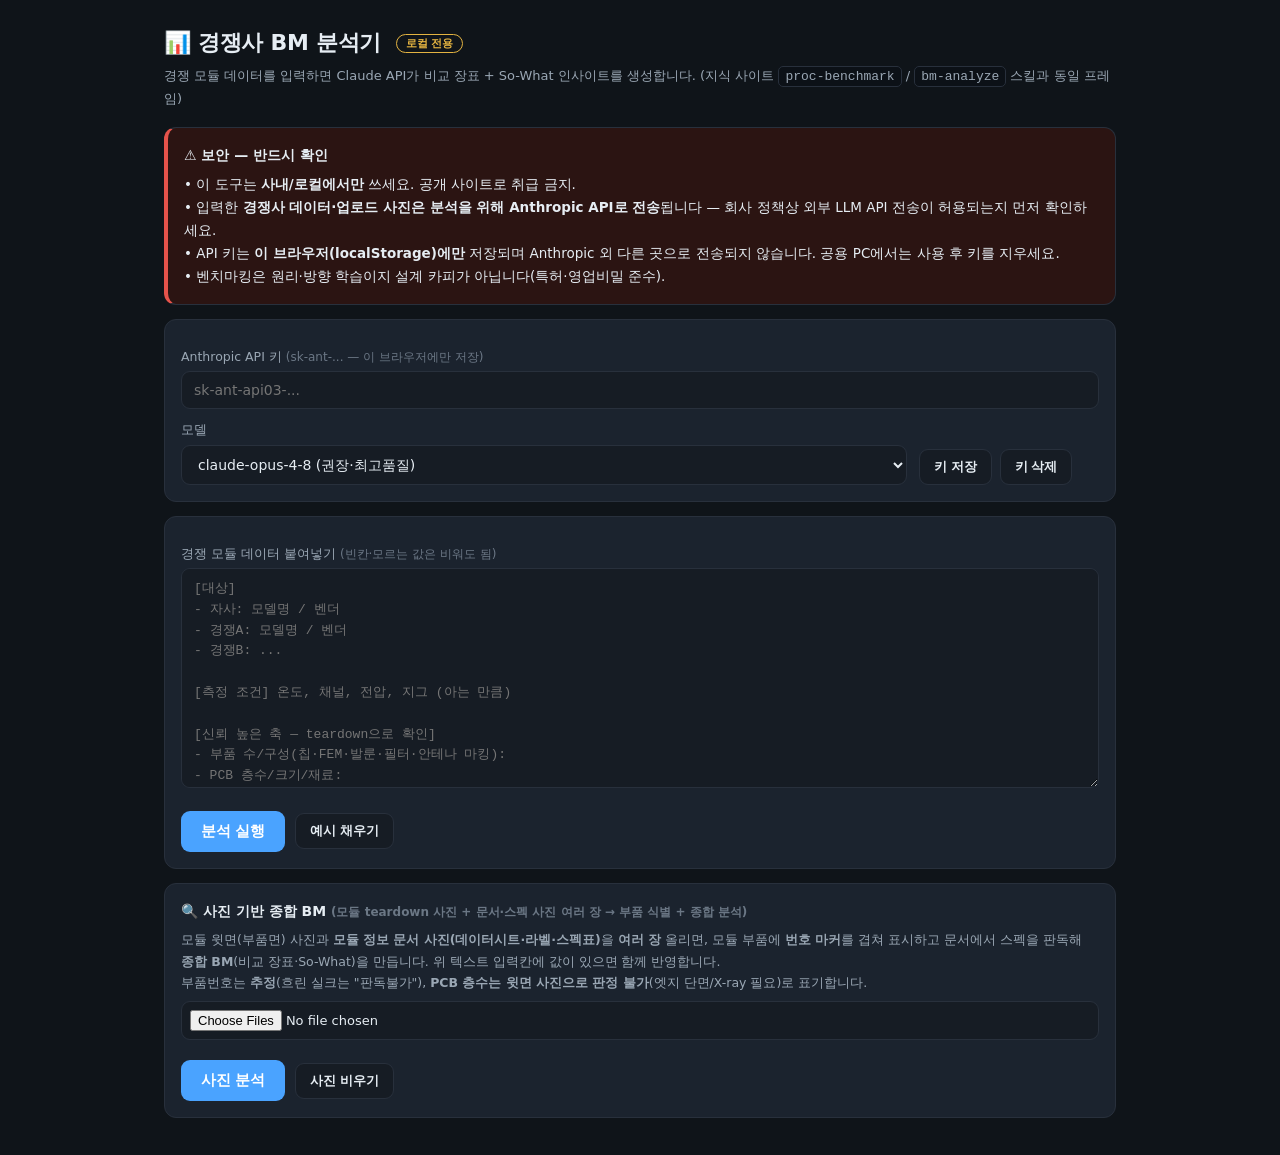
<file: bm-analyzer.html>
<!DOCTYPE html>
<html lang="ko" data-theme="dark">
<head>
<meta charset="UTF-8" />
<meta name="viewport" content="width=device-width, initial-scale=1.0" />
<title>경쟁사 BM 분석기 (로컬 전용)</title>
<meta name="robots" content="noindex, nofollow" />
<style>
  :root{--bg:#0f1419;--elev:#161c24;--card:#1b232e;--border:#28303c;--text:#e6edf3;--dim:#9aa7b4;--faint:#6b7785;--accent:#4aa3ff;--accent-soft:#1d3a5c;--warn:#e3b341;--warn-bg:#2b2410;--danger:#e5534b;--danger-bg:#2b1412;--ok:#2ea043;}
  *{box-sizing:border-box;margin:0;padding:0}
  body{font-family:"Pretendard",-apple-system,"Segoe UI","Malgun Gothic",system-ui,sans-serif;background:var(--bg);color:var(--text);line-height:1.7;font-size:15px;padding:24px;max-width:1000px;margin:0 auto}
  h1{font-size:22px;font-weight:800;letter-spacing:-.3px}
  h1 .badge{font-size:11px;font-weight:600;color:var(--warn);border:1px solid var(--warn);border-radius:999px;padding:2px 9px;margin-left:8px;vertical-align:middle}
  .sub{color:var(--dim);font-size:13px;margin:4px 0 16px}
  .box{background:var(--card);border:1px solid var(--border);border-radius:12px;padding:16px;margin:14px 0}
  .danger{border-left:4px solid var(--danger);background:var(--danger-bg)}
  .warn{border-left:4px solid var(--warn);background:var(--warn-bg)}
  .box h3{font-size:14px;margin-bottom:6px}
  label{display:block;font-size:12.5px;color:var(--dim);margin:10px 0 4px}
  input,textarea,select{width:100%;background:var(--elev);border:1px solid var(--border);color:var(--text);border-radius:9px;padding:10px 12px;font-size:14px;font-family:inherit}
  input:focus,textarea:focus,select:focus{outline:none;border-color:var(--accent)}
  textarea{min-height:220px;resize:vertical;font-family:"SFMono-Regular",Consolas,monospace;font-size:13px;line-height:1.6}
  .row{display:flex;gap:12px;flex-wrap:wrap}
  .row>div{flex:1;min-width:180px}
  button{background:var(--accent);color:#fff;border:none;border-radius:9px;padding:11px 20px;font-size:14.5px;font-weight:700;cursor:pointer}
  button:hover{filter:brightness(1.1)}
  button:disabled{opacity:.5;cursor:not-allowed}
  button.ghost{background:var(--elev);color:var(--text);border:1px solid var(--border);font-weight:600;padding:8px 14px;font-size:13px}
  .actions{display:flex;gap:10px;align-items:center;flex-wrap:wrap;margin-top:14px}
  .status{font-size:13px;color:var(--dim)}
  .spinner{display:inline-block;width:14px;height:14px;border:2px solid var(--border);border-top-color:var(--accent);border-radius:50%;animation:spin .8s linear infinite;vertical-align:-2px;margin-right:6px}
  @keyframes spin{to{transform:rotate(360deg)}}
  code{background:#0c1117;padding:2px 6px;border-radius:5px;font-family:"SFMono-Regular",Consolas,monospace;font-size:13px;border:1px solid var(--border)}
  details{margin-top:8px}summary{cursor:pointer;color:var(--dim);font-size:13px}
  /* rendered markdown result */
  #result{margin-top:8px}
  #result h2{font-size:19px;font-weight:750;margin:20px 0 10px;padding-bottom:7px;border-bottom:1px solid var(--border)}
  #result h3{font-size:16px;margin:16px 0 8px}
  #result p{margin:8px 0}
  #result ul{padding-left:22px;margin:8px 0}#result li{margin:5px 0}
  #result strong{color:var(--accent)}
  #result hr{border:none;border-top:1px solid var(--border);margin:16px 0}
  #result table{width:100%;border-collapse:collapse;font-size:13.5px;margin:12px 0;display:block;overflow-x:auto}
  #result th,#result td{border:1px solid var(--border);padding:8px 11px;text-align:left;vertical-align:top}
  #result th{background:var(--elev);font-weight:700;white-space:nowrap}
  .key-note{font-size:12px;color:var(--faint);margin-top:6px}
  a{color:var(--accent)}
  input[type=file]{padding:8px;font-size:13px;color:var(--text);max-width:100%}
  .imgwrap{position:relative;display:inline-block;max-width:100%;line-height:0;border:1px solid var(--border);border-radius:10px;overflow:hidden;background:#000}
  .imgwrap img{display:block;max-width:100%;height:auto}
  .marker{position:absolute;transform:translate(-50%,-50%);min-width:24px;height:24px;padding:0 6px;border-radius:999px;background:var(--accent);color:#fff;font-size:12.5px;font-weight:800;display:flex;align-items:center;justify-content:center;border:2px solid #fff;box-shadow:0 1px 5px rgba(0,0,0,.6);cursor:default}
  .legend table{width:100%;border-collapse:collapse;margin:12px 0;font-size:13.5px}
  .legend th,.legend td{border:1px solid var(--border);padding:7px 10px;text-align:left;vertical-align:top}
  .legend th{background:var(--elev);white-space:nowrap}
  .legend td:first-child{font-weight:800;color:var(--accent);width:1%;white-space:nowrap;text-align:center}
  .conf-low{color:var(--danger);font-weight:700}.conf-mid{color:var(--warn);font-weight:700}.conf-high{color:var(--ok);font-weight:700}
  .thumbs{display:flex;flex-wrap:wrap;gap:8px;margin-top:10px}
  .thumb{position:relative;width:104px;height:78px;border:1px solid var(--border);border-radius:8px;overflow:hidden;background:#000}
  .thumb img{width:100%;height:100%;object-fit:cover;display:block}
  .thumb .idx{position:absolute;left:3px;top:3px;background:var(--accent);color:#fff;font-size:10px;font-weight:800;border-radius:4px;padding:1px 6px}
  .thumb .rm{position:absolute;right:2px;top:2px;background:rgba(0,0,0,.6);color:#fff;border:none;border-radius:5px;width:20px;height:20px;font-size:13px;line-height:1;cursor:pointer;padding:0}
  .imgfig{margin:12px 0}
  .imgfig .cap{font-size:12px;color:var(--dim);margin:5px 0 0;font-weight:600}
</style>
</head>
<body>
  <h1>📊 경쟁사 BM 분석기 <span class="badge">로컬 전용</span></h1>
  <p class="sub">경쟁 모듈 데이터를 입력하면 Claude API가 비교 장표 + So-What 인사이트를 생성합니다. (지식 사이트 <code>proc-benchmark</code> / <code>bm-analyze</code> 스킬과 동일 프레임)</p>

  <div class="box danger">
    <h3>⚠️ 보안 — 반드시 확인</h3>
    <div style="font-size:13.5px">
      • 이 도구는 <b>사내/로컬에서만</b> 쓰세요. 공개 사이트로 취급 금지.<br>
      • 입력한 <b>경쟁사 데이터·업로드 사진은 분석을 위해 Anthropic API로 전송</b>됩니다 — 회사 정책상 외부 LLM API 전송이 허용되는지 먼저 확인하세요.<br>
      • API 키는 <b>이 브라우저(localStorage)에만</b> 저장되며 Anthropic 외 다른 곳으로 전송되지 않습니다. 공용 PC에서는 사용 후 키를 지우세요.<br>
      • 벤치마킹은 원리·방향 학습이지 설계 카피가 아닙니다(특허·영업비밀 준수).
    </div>
  </div>

  <div class="box">
    <label>Anthropic API 키 <span class="key-note">(sk-ant-... — 이 브라우저에만 저장)</span></label>
    <input id="apiKey" type="password" placeholder="sk-ant-api03-..." autocomplete="off" />
    <div class="row">
      <div>
        <label>모델</label>
        <select id="model">
          <option value="claude-opus-4-8">claude-opus-4-8 (권장·최고품질)</option>
          <option value="claude-sonnet-5">claude-sonnet-5 (저렴·빠름)</option>
          <option value="claude-haiku-4-5">claude-haiku-4-5 (최저가)</option>
        </select>
      </div>
      <div style="flex:0 0 auto;display:flex;align-items:flex-end;gap:8px">
        <button class="ghost" id="saveKey">키 저장</button>
        <button class="ghost" id="clearKey">키 삭제</button>
      </div>
    </div>
  </div>

  <div class="box">
    <label>경쟁 모듈 데이터 붙여넣기 <span class="key-note">(빈칸·모르는 값은 비워도 됨)</span></label>
    <textarea id="input" placeholder="[대상]
- 자사: 모델명 / 벤더
- 경쟁A: 모델명 / 벤더
- 경쟁B: ...

[측정 조건] 온도, 채널, 전압, 지그 (아는 만큼)

[신뢰 높은 축 — teardown으로 확인]
- 부품 수/구성(칩·FEM·발룬·필터·안테나 마킹):
- PCB 층수/크기/재료:
- 안테나 방식:
- 열/기구(쉴드캔·방열):
- 추정 BOM(자사=100 기준):

[참고 축 — 저신뢰(확보 방법 있으면만)]
- RF출력/감도: (자사 동일 지그 실측 or FCC OET 값만)
- 전력(Sleep/Tx): (모듈 레일 직접측정 or 데이터시트 값만 · 세트 소비전류 X)
- 인증/지역: (인증DB 조회로 확인한 값 · 라벨만이면 비확정)

[출처] 각 값이 데이터시트/실측/추정 중 무엇인지 (아는 만큼)"></textarea>
    <div class="actions">
      <button id="run">분석 실행</button>
      <button class="ghost" id="loadEx">예시 채우기</button>
      <span class="status" id="status"></span>
    </div>
  </div>

  <div class="box" id="resultBox" style="display:none">
    <div class="actions" style="margin:0 0 8px;justify-content:flex-end">
      <button class="ghost" id="copyBtn">결과 복사</button>
      <button class="ghost" id="saveBtn">.md 저장</button>
    </div>
    <div id="result"></div>
    <details><summary>원본 마크다운 보기</summary><pre id="raw" style="white-space:pre-wrap;font-size:12.5px;color:var(--dim);margin-top:8px"></pre></details>
  </div>

  <div class="box">
    <h3>🔍 사진 기반 종합 BM <span class="key-note">(모듈 teardown 사진 + 문서·스펙 사진 여러 장 → 부품 식별 + 종합 분석)</span></h3>
    <div style="font-size:12.5px;color:var(--dim);margin-bottom:8px">
      모듈 윗면(부품면) 사진과 <b>모듈 정보 문서 사진(데이터시트·라벨·스펙표)</b>을 <b>여러 장</b> 올리면, 모듈 부품에 <b>번호 마커</b>를 겹쳐 표시하고 문서에서 스펙을 판독해 <b>종합 BM</b>(비교 장표·So-What)을 만듭니다. 위 텍스트 입력칸에 값이 있으면 함께 반영합니다.<br>
      부품번호는 <b>추정</b>(흐린 실크는 "판독불가"), <b>PCB 층수는 윗면 사진으로 판정 불가</b>(엣지 단면/X-ray 필요)로 표기합니다.
    </div>
    <input id="imgFile" type="file" accept="image/*" multiple />
    <div id="thumbs" class="thumbs"></div>
    <div class="actions" style="margin-top:10px">
      <button id="runImg">사진 분석</button>
      <button class="ghost" id="clearImgs">사진 비우기</button>
      <span class="status" id="imgStatus"></span>
    </div>
    <div id="imgResultBox" style="display:none;margin-top:14px">
      <div id="imgwraps"></div>
      <div id="legend"></div>
      <div id="imgNotes"></div>
      <div class="actions" style="justify-content:flex-end"><button class="ghost" id="imgCopy">결과 복사</button></div>
      <details><summary>원본 마크다운/JSON 보기</summary><pre id="imgRaw" style="white-space:pre-wrap;font-size:12px;color:var(--dim);margin-top:8px"></pre></details>
    </div>
  </div>

<script>
const $ = s => document.querySelector(s);
const KEY_LS = "bm-analyzer-apikey";

// restore saved key
$("#apiKey").value = localStorage.getItem(KEY_LS) || "";
$("#saveKey").onclick = () => { localStorage.setItem(KEY_LS, $("#apiKey").value.trim()); setStatus("키 저장됨 (이 브라우저)"); };
$("#clearKey").onclick = () => { localStorage.removeItem(KEY_LS); $("#apiKey").value=""; setStatus("키 삭제됨"); };

function setStatus(t, spin){ $("#status").innerHTML = (spin?'<span class="spinner"></span>':'') + (t||""); }

const SYSTEM = `당신은 삼성전자 생활가전 무선통신모듈(RF) HW 벤치마킹 분석 전문가다.
사용자가 준 자사/경쟁 모듈 자료(데이터시트·teardown·측정값)를 바탕으로 "스펙 나열"이 아니라 인사이트·액션을 도출한다.

원칙:
- 자료에 없는 값은 지어내지 말고 "?" 로 둔다. 각 값 옆에 (실측)/(추정)/(데이터시트) 출처를 표기(알 수 있으면).
- 측정 조건(온도·채널·전압·지그)이 다르면 비교 무효임을 명시. 원가는 상대지수(자사=100)로.
- Gap의 원인(Why)까지 파고들어 '카피'가 아닌 우리 방식의 Action을 도출.
- 벤치마킹은 원리·방향 학습이며 특허·영업비밀 침해·설계 무단복제가 아님을 전제.

축별 신뢰도(중요):
- [신뢰 높음 — teardown으로 확인] 부품 구성(칩/FEM/발룬/필터/안테나 마킹), BOM·원가(부품수·통합도), PCB(층수·재료·크기), 안테나 방식, 열·기구(쉴드캔·방열). 이 축들을 비교의 중심으로.
- [불신뢰 소스 — 저신뢰(비확정) 처리] 다음 3축은 보이는 소스를 그대로 믿으면 오판이므로, '확보 방법'이 명시된 경우에만 비교하고 아니면 (저신뢰) 표기하거나 '데이터 공백'으로 넘긴다:
  · RF 성능: 경쟁사 공개 스펙은 측정조건·지그 불명 → 신뢰 불가. (자사 동일 지그 직접 실측 / 미국 FCC OET 공개 시험성적서로 확보된 값만 비교)
  · 전력: 세트 장착 소비전류는 SMPS 효율·타부하 혼입 → 모듈 순수특성 분리 불가. (모듈 전원 레일 직접 급전 측정 / 데이터시트 값으로 확보된 값만 비교)
  · 인증·지역: 라벨은 미기재 국가 존재 → '지원 지역 확정' 불가. (인증번호로 FCC ID·KC(RRA)·CE DB 조회로 보완, 단 비확정)

반드시 아래 순서의 한국어 Markdown으로만 출력(다른 말 없이):

## 결론 (먼저)
- 한 줄 결론.
- 상위 3개 액션(우선순위순, 불릿).

## 비교 장표 (신뢰 높은 teardown 축)
| 항목 | 자사 | 경쟁 A | 경쟁 B | Gap / 시사점 |
(부품구성·BOM/원가·PCB·안테나·열/기구 중 자료에 있는 항목. 값에 출처 괄호 표기)

## 참고 축 (저신뢰·비확정) — RF성능·전력·인증/지역
(위 3축은 '확보 방법'이 명시된 값만 (저신뢰) 표기해 넣고, 확보 안 된 값은 여기서 '데이터 공백'으로 안내. 세트레벨 전력·경쟁사 공개스펙·라벨만으로는 비교하지 말 것)

## So-What 인사이트
| Fact(사실) | Gap(차이) | Why(원인 추정) | Insight(시사점) | Action(실행) |
(임팩트 큰 순 최소 3행. Why는 '추정'임을 명시)

## 데이터 공백 (추가로 확보/측정할 항목)
- 불릿 목록.

## 유의
- 측정조건 정규화 여부, 추정값 비중 등 이 분석의 한계를 1~2줄로.`;

// ---- minimal markdown renderer (headings, bold, tables, lists, hr) ----
function esc(s){return (s||"").replace(/[&<>]/g,c=>({"&":"&amp;","<":"&lt;",">":"&gt;"}[c]));}
function inline(s){return esc(s).replace(/\*\*(.+?)\*\*/g,"<strong>$1</strong>");}
function renderMD(md){
  const lines = md.split("\n"); let html=""; let i=0;
  while(i<lines.length){
    let ln=lines[i];
    if(/^\s*#{1,3}\s/.test(ln)){const m=ln.match(/^\s*(#{1,3})\s+(.*)/);const t=m[1].length;html+=`<h${t===1?2:t}>${inline(m[2])}</h${t===1?2:t}>`;i++;continue;}
    if(/^\s*---+\s*$/.test(ln)){html+="<hr>";i++;continue;}
    if(/^\s*\|.*\|\s*$/.test(ln)){ // table
      const tbl=[];while(i<lines.length&&/^\s*\|.*\|\s*$/.test(lines[i])){tbl.push(lines[i]);i++;}
      const rows=tbl.map(r=>r.trim().replace(/^\||\|$/g,"").split("|").map(c=>c.trim()));
      const body=rows.filter(r=>!r.every(c=>/^:?-+:?$/.test(c)||c===""));
      html+="<table>";body.forEach((r,ri)=>{const tag=ri===0?"th":"td";html+="<tr>"+r.map(c=>`<${tag}>${inline(c)}</${tag}>`).join("")+"</tr>";});html+="</table>";continue;
    }
    if(/^\s*[-*]\s+/.test(ln)){const items=[];while(i<lines.length&&/^\s*[-*]\s+/.test(lines[i])){items.push(lines[i].replace(/^\s*[-*]\s+/,""));i++;}html+="<ul>"+items.map(x=>`<li>${inline(x)}</li>`).join("")+"</ul>";continue;}
    if(ln.trim()===""){i++;continue;}
    html+=`<p>${inline(ln)}</p>`;i++;
  }
  return html;
}

let currentMD="";
$("#run").onclick = runAnalysis;
async function runAnalysis(){
  const key=$("#apiKey").value.trim();
  const text=$("#input").value.trim();
  if(!key){setStatus("API 키를 입력하세요.");return;}
  if(!text){setStatus("경쟁 모듈 데이터를 입력하세요.");return;}
  localStorage.setItem(KEY_LS,key);
  $("#run").disabled=true; setStatus("분석 중 (모델이 생각 후 작성)…",true);
  $("#resultBox").style.display="block"; $("#result").innerHTML=""; $("#raw").textContent=""; currentMD="";
  try{
    const resp=await fetch("https://api.anthropic.com/v1/messages",{
      method:"POST",
      headers:{
        "content-type":"application/json",
        "x-api-key":key,
        "anthropic-version":"2023-06-01",
        "anthropic-dangerous-direct-browser-access":"true"
      },
      body:JSON.stringify({
        model:$("#model").value,
        max_tokens:12000,
        thinking:{type:"adaptive"},
        system:SYSTEM,
        messages:[{role:"user",content:text}],
        stream:true
      })
    });
    if(!resp.ok){
      let msg="HTTP "+resp.status;
      try{const j=await resp.json();msg=(j.error&&j.error.message)||msg;}catch(e){}
      throw new Error(msg);
    }
    const reader=resp.body.getReader();const dec=new TextDecoder();let buf="";
    while(true){
      const {done,value}=await reader.read(); if(done)break;
      buf+=dec.decode(value,{stream:true});
      const lines=buf.split("\n"); buf=lines.pop();
      for(const line of lines){
        const s=line.trim(); if(!s.startsWith("data:"))continue;
        const data=s.slice(5).trim(); if(!data)continue;
        try{const ev=JSON.parse(data);
          if(ev.type==="content_block_delta"&&ev.delta&&ev.delta.type==="text_delta"){
            currentMD+=ev.delta.text; $("#result").innerHTML=renderMD(currentMD); $("#raw").textContent=currentMD;
          }else if(ev.type==="error"){throw new Error(ev.error&&ev.error.message||"stream error");}
        }catch(e){/* ignore partial json */}
      }
    }
    setStatus("완료. ⚠️ 결과는 bm-output/ 등 로컬에만 저장하세요.");
  }catch(err){
    setStatus("오류: "+err.message);
    $("#result").innerHTML=`<p style="color:var(--danger)">요청 실패: ${esc(err.message)}</p>
      <p class="key-note">키가 맞는지, 크레딧이 있는지, 네트워크(사내 프록시)가 api.anthropic.com을 허용하는지 확인하세요.</p>`;
  }finally{$("#run").disabled=false;}
}

$("#copyBtn").onclick=()=>{navigator.clipboard.writeText(currentMD).then(()=>setStatus("복사됨"));};
$("#saveBtn").onclick=()=>{
  const d=new Date().toISOString().slice(0,10);
  const blob=new Blob([currentMD],{type:"text/markdown"});
  const a=document.createElement("a");a.href=URL.createObjectURL(blob);a.download=`BM_${d}.md`;a.click();
  setStatus("BM_"+d+".md 저장됨 (로컬 전용 보관)");
};
$("#loadEx").onclick=()=>{
  $("#input").value=`[대상]
- 자사: SWU-24A / 자사
- 경쟁A: XY-2450 / A社
- 경쟁B: ZZ-Combo / B社

[측정 조건] 상온 25℃, 2.4G ch6, 3.3V, 도전 지그 (자사만 실측)

[신뢰 높은 축 — teardown]
- 부품 수/구성: 칩+발룬+π매칭+PCB안테나 / 칩+FEM(통합)+FPC안테나 / 콤보칩+칩안테나
- PCB 층수/크기: 4층/25x18mm / 4층/22x16mm / 2층/28x20mm
- 안테나 방식: PCB패턴 / FPC(+u.FL) / 칩
- 열/기구: 쉴드캔無 / 쉴드캔有 / 쉴드캔無
- 추정 BOM(자사=100): 100 / 115 / 80

[참고 축 — 저신뢰]
- RF출력/감도: 자사만 동일 지그 실측(Tx 18dBm, 감도 -95dBm) / 경쟁은 공개스펙뿐 → 비교 보류
- 전력(Sleep): 자사 3.0µA(모듈레일 실측) / 경쟁은 세트값뿐 → 분리 불가, 비교 보류
- 인증/지역: 라벨상 자사 KC,FCC / A KC,FCC,CE / B KC (미기재 국가 가능 → 비확정)`;
  setStatus("예시 채움 — '분석 실행'을 누르세요.");
};

// ===== 사진 기반 종합 BM (multi-image vision) =====
let imgs=[]; let imgMD="";
function imgStatus(t,spin){ $("#imgStatus").innerHTML=(spin?'<span class="spinner"></span>':'')+(t||""); }
const clamp01 = v => Math.max(0, Math.min(1, v));

const IMG_SYSTEM = `당신은 무선모듈 PCB 사진과 관련 문서 사진을 종합 분석하는 RF HW 벤치마킹 전문가다.
입력으로 [사진 1], [사진 2] … 여러 장이 주어진다. 각 사진은 (a) 모듈 실물(부품면/teardown) 또는 (b) 문서(데이터시트·라벨·스펙표·규격표)일 수 있다. 각 사진의 종류를 스스로 판단해 활용한다.

목표: (1) 모듈 사진의 주요 부품 식별 + 번호 마커 좌표, (2) 문서 사진에서 모델·스펙·인증 등 정보 판독, (3) 이를 종합한 BM(비교 장표·So-What) 인사이트.

규칙(중요):
- 실크/부품 마킹/문서 텍스트를 최대한 판독하되, 불확실하면 "판독불가"/"추정"으로 표기하고 절대 지어내지 마라. 각 부품·값에 신뢰도(높음/중간/낮음).
- 부품 종류는 패키지·형상으로 추정: RF SoC(대형 QFN/QFP/다이), SPI 플래시(8핀 SOIC, 예 'FM25Q..'), 크리스탈(금속캔, 'N40.00'=40MHz), DC-DC 인덕터(사각 몰드), 메탈 안테나(판금), u.FL 커넥터, RF 매칭/디커플링 수동소자(0402/0201) 등.
- 축별 신뢰도(사이트 BM과 동일): teardown으로 확인되는 축(부품 구성·BOM·PCB·안테나·열/기구)은 신뢰 높음 → 비교의 중심. RF성능·전력(세트레벨)·인증/지역은 저신뢰 소스 → 문서(데이터시트/시험성적서/인증DB)로 확보된 값만 비교하고, 아니면 (저신뢰) 표기하거나 '데이터 공백'으로 넘긴다.
- PCB 층수는 윗면 사진만으로 판정 불가 → "윗면 사진으로는 층수 판정 불가 — 엣지 단면/X-ray 필요"로 표기, 단정 금지.
- 부품 위치 좌표: 해당 사진의 좌상단=(0,0), 우하단=(1,1) 기준 소수 x,y(부품 중심). 어느 사진인지 img(사진 번호, 1부터)도 표기. n은 전체 사진을 통틀어 1부터 증가하는 유일 번호. 문서 사진의 정보 항목은 components에 넣지 말 것(부품 마커 대상만).

출력 형식(정확히 이 순서):
1) 먼저 JSON 코드블록 하나(다른 말 없이):
\`\`\`json
{"components":[{"img":1,"n":1,"type":"RF SoC","part":"판독/추정","confidence":"낮음","x":0.47,"y":0.52}],
 "summary":{"module_label":"판독값","size":"예:15x40mm","estimated_component_count":"약 N개","pcb_layers":"윗면 사진 판정 불가 — 엣지/X-ray 필요","docs_read":"문서 사진에서 읽은 핵심 정보 요약"}}
\`\`\`
   · img=사진 번호(1부터), n=전체 통틀어 유일 번호(1부터), x,y는 반드시 0~1 소수.
2) 그 다음 한국어 Markdown:
   ## 결론 (먼저) — 한 줄 결론 + 상위 3개 액션(우선순위순)
   ## 번호별 부품 (사진별로, 번호: 종류·마킹(추정/판독불가)·신뢰도·근거)
   ## 비교 장표 (신뢰 높은 teardown 축: 부품구성·BOM·PCB·안테나·열/기구) — | 항목 | 자사 | 경쟁 | Gap/시사점 |
   ## 참고 축 (저신뢰·비확정: RF성능·전력·인증/지역 — 문서로 확보된 값만 넣고, 아니면 데이터 공백으로)
   ## So-What 인사이트 — | Fact | Gap | Why(추정) | Insight | Action | (임팩트 큰 순 최소 3행)
   ## 데이터 공백 (추가로 확보/측정할 항목)
   ## 주의 — "사진·문서 판독은 추정이며 부품번호·개수·층수·스펙은 실물/단면/원문 대조가 필요"를 명시.`;

function renderThumbs(){
  const t=$("#thumbs");
  if(!imgs.length){ t.innerHTML=""; return; }
  t.innerHTML=imgs.map((im,i)=>'<div class="thumb"><span class="idx">사진 '+(i+1)+'</span><button class="rm" data-i="'+i+'" title="제거">×</button><img src="'+im.url+'"></div>').join("");
  t.querySelectorAll(".rm").forEach(b=>b.onclick=()=>{ imgs.splice(Number(b.dataset.i),1); renderThumbs(); imgStatus(imgs.length?imgs.length+"장 준비됨":"사진 없음"); });
}

$("#imgFile").onchange = e => {
  const files = Array.from(e.target.files||[]); if(!files.length) return;
  let pending=files.length;
  files.forEach(f=>{
    const r=new FileReader();
    r.onload=()=>{
      imgs.push({ b64:String(r.result).split(",")[1], mime:f.type||"image/jpeg", url:r.result });
      if(--pending===0){ renderThumbs(); imgStatus(imgs.length+"장 준비됨 — '사진 분석'을 누르세요."); }
    };
    r.readAsDataURL(f);
  });
  e.target.value=""; // 같은 파일 재선택·추가 허용
};
$("#clearImgs").onclick=()=>{ imgs=[]; renderThumbs(); $("#imgResultBox").style.display="none"; imgStatus("사진 비움"); };

$("#runImg").onclick = async () => {
  const key = $("#apiKey").value.trim();
  if(!key){ imgStatus("API 키를 입력하세요."); return; }
  if(!imgs.length){ imgStatus("사진을 먼저 업로드하세요."); return; }
  localStorage.setItem(KEY_LS, key);
  $("#runImg").disabled = true; imgStatus("사진 "+imgs.length+"장 종합 분석 중…", true);
  imgMD=""; $("#imgRaw").textContent=""; $("#legend").innerHTML=""; $("#imgNotes").innerHTML=""; $("#imgwraps").innerHTML="";
  $("#imgResultBox").style.display="block";
  const content=[];
  imgs.forEach((im,i)=>{
    content.push({type:"text",text:"[사진 "+(i+1)+"]"});
    content.push({type:"image",source:{type:"base64",media_type:im.mime,data:im.b64}});
  });
  const extra=$("#input").value.trim();
  content.push({type:"text",text:"위 사진들(모듈 teardown / 문서·스펙)을 종합해 부품 식별 + BM 분석을 해줘. 각 부품은 어느 [사진 N]인지 img로 표기."+(extra?"\n\n[추가 텍스트 데이터]\n"+extra:"")});
  try{
    const resp = await fetch("https://api.anthropic.com/v1/messages", {
      method:"POST",
      headers:{"content-type":"application/json","x-api-key":key,"anthropic-version":"2023-06-01","anthropic-dangerous-direct-browser-access":"true"},
      body:JSON.stringify({
        model:$("#model").value, max_tokens:8000, thinking:{type:"adaptive"}, system:IMG_SYSTEM,
        messages:[{role:"user",content}], stream:true
      })
    });
    if(!resp.ok){ let m="HTTP "+resp.status; try{const j=await resp.json(); m=(j.error&&j.error.message)||m;}catch(e){} throw new Error(m); }
    const reader=resp.body.getReader(); const dec=new TextDecoder(); let buf="";
    while(true){
      const {done,value}=await reader.read(); if(done)break;
      buf+=dec.decode(value,{stream:true});
      const lines=buf.split("\n"); buf=lines.pop();
      for(const line of lines){
        const s=line.trim(); if(!s.startsWith("data:"))continue;
        const data=s.slice(5).trim(); if(!data)continue;
        try{const ev=JSON.parse(data);
          if(ev.type==="content_block_delta"&&ev.delta&&ev.delta.type==="text_delta"){ imgMD+=ev.delta.text; $("#imgRaw").textContent=imgMD; }
          else if(ev.type==="error"){ throw new Error(ev.error&&ev.error.message||"stream error"); }
        }catch(e){/* partial */}
      }
    }
    let comps=[], parseFail=false;
    const jm=imgMD.match(/```json([\s\S]*?)```/);
    if(jm){ try{ const o=JSON.parse(jm[1].trim()); comps=o.components||[]; }catch(e){ parseFail=true; } }
    renderImages(comps); renderLegend(comps);
    const notes=imgMD.replace(/```json[\s\S]*?```/,"").trim();
    $("#imgNotes").innerHTML=renderMD(notes);
    imgStatus(parseFail ? "완료(좌표 파싱 실패 — 사진·표/설명만 표시). ⚠️ 추정치." : "완료. ⚠️ 추정치 — 부품번호·개수·층수·스펙은 실물/단면/원문 대조 필요.");
  }catch(err){
    imgStatus("오류: "+err.message);
    $("#imgNotes").innerHTML='<p style="color:var(--danger)">요청 실패: '+esc(err.message)+'</p>';
  }finally{ $("#runImg").disabled=false; }
};

function renderImages(comps){
  const box=$("#imgwraps");
  box.innerHTML=imgs.map((im,i)=>'<div class="imgfig"><div class="imgwrap" data-img="'+(i+1)+'"><img src="'+im.url+'"></div><div class="cap">사진 '+(i+1)+'</div></div>').join("");
  (comps||[]).forEach(c=>{
    const ii=Number(c.img)||1, x=Number(c.x), y=Number(c.y);
    if(!isFinite(x)||!isFinite(y)) return;
    const wrap=box.querySelector('.imgwrap[data-img="'+ii+'"]'); if(!wrap) return;
    const m=document.createElement("div"); m.className="marker";
    m.style.left=(clamp01(x)*100)+"%"; m.style.top=(clamp01(y)*100)+"%";
    m.textContent=String(c.n);
    m.title=(c.type||"")+(c.part?" · "+c.part:"");
    wrap.appendChild(m);
  });
}
function renderLegend(comps){
  if(!comps||!comps.length){ $("#legend").innerHTML=""; return; }
  let h='<div class="legend"><table><tr><th>#</th><th>사진</th><th>부품 종류</th><th>마킹/부품번호(추정)</th><th>신뢰도</th></tr>';
  comps.forEach(c=>{
    const cf=(c.confidence||"").toString();
    const cls=/낮|low/i.test(cf)?"conf-low":/중|mid/i.test(cf)?"conf-mid":/높|high/i.test(cf)?"conf-high":"";
    h+="<tr><td>"+esc(String(c.n))+"</td><td>"+esc("사진 "+(Number(c.img)||1))+"</td><td>"+esc(c.type||"")+"</td><td>"+esc(c.part||"—")+"</td><td class='"+cls+"'>"+esc(cf||"—")+"</td></tr>";
  });
  h+="</table></div>"; $("#legend").innerHTML=h;
}
$("#imgCopy").onclick=()=>{ navigator.clipboard.writeText(imgMD).then(()=>imgStatus("복사됨")); };
</script>
</body>
</html>
</file>
